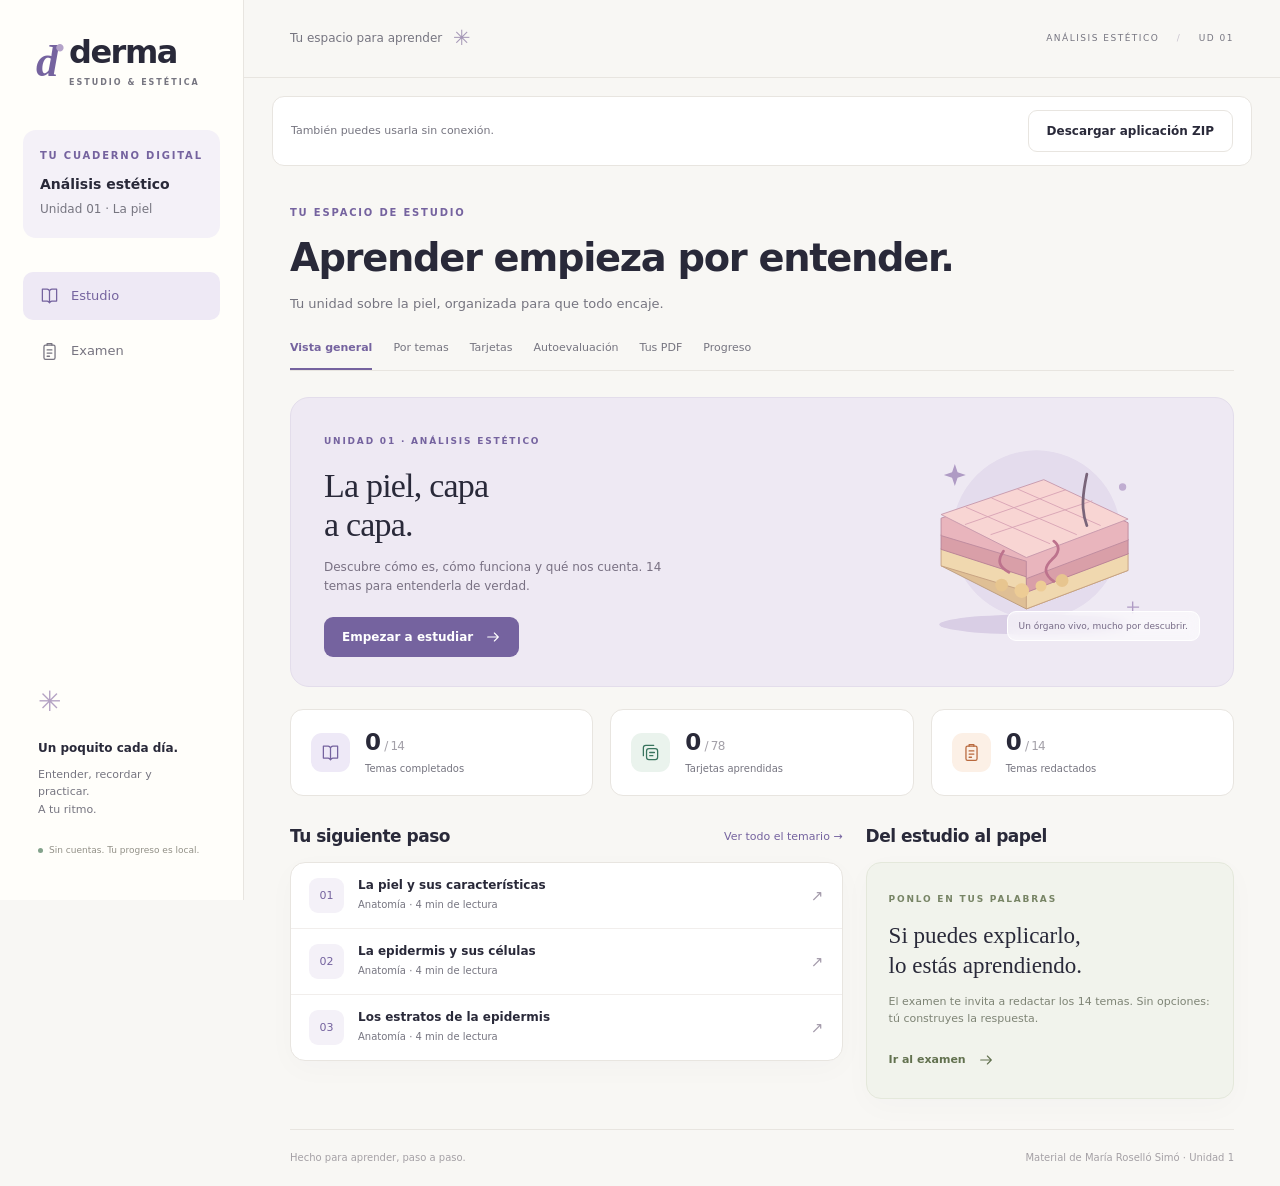
<file: index.html>
<!doctype html>
<html lang="es">
<head>
<meta charset="utf-8"><meta name="viewport" content="width=device-width, initial-scale=1">
<meta name="theme-color" content="#7465a3"><meta name="description" content="Tu espacio interactivo para estudiar la piel: anatomía, fisiología y análisis estético.">
<title>Derma · Tu espacio de estudio</title>
<link rel="stylesheet" href="styles.css">
<script src="content.js" defer></script><script src="app.js" defer></script>
<style>.download-banner{display:flex;justify-content:space-between;align-items:center;gap:15px;margin:18px 28px 0;padding:13px 18px;border:1px solid #e8e5e0;border-radius:12px;background:white;font-size:11px;color:#767580}@media(max-width:540px){.download-banner{margin:15px 20px 0;flex-direction:column;align-items:stretch;text-align:center}.download-banner .btn{font-size:11px}}</style></head>
<body>
<a class="skip" href="#main">Saltar al contenido</a>
<aside class="sidebar" aria-label="Navegación principal">
<a href="#inicio" class="brand"><span class="brand-icon">d<span>•</span></span><span>derma<small>ESTUDIO & ESTÉTICA</small></span></a>
<div class="course-badge"><span class="eyebrow">TU CUADERNO DIGITAL</span><strong>Análisis estético</strong><span>Unidad 01 · La piel</span></div>
<nav id="nav"></nav>
<div class="sidebar-bottom"><div class="tiny-flower">✳</div><strong>Un poquito cada día.</strong><p>Entender, recordar y practicar.<br>A tu ritmo.</p><div class="offline-dot">Sin cuentas. Tu progreso es local.</div></div>
</aside>
<div class="workspace"><header class="topbar"><span>Tu espacio para aprender <span class="top-flower">✳</span></span><span class="top-unit">ANÁLISIS ESTÉTICO <span> / </span> UD 01</span></header><div class="download-banner"><span>También puedes usarla sin conexión.</span><a class="btn secondary" href="downloads/Derma.zip" download>Descargar aplicación ZIP</a></div>
<main id="main" tabindex="-1"></main><footer>Hecho para aprender, paso a paso. <span>Material de María Roselló Simó · Unidad 1</span></footer></div>
<div id="toast" role="status" aria-live="polite"></div>
<dialog id="confirm-dialog"><h2>¿Borrar todo el progreso?</h2><p>Se eliminarán tus temas completados, tarjetas y resultados guardados en este navegador.</p><div class="actions"><button class="btn secondary" id="cancel-reset">Cancelar</button><button class="btn danger" id="confirm-reset">Borrar progreso</button></div></dialog>
</body></html>
</file>
<file: styles.css>
:root{--bg:#f8f7f4;--paper:#fff;--ink:#292939;--muted:#767580;--purple:#75639f;--light:#eee9f7;--line:#e8e5e0;--green:#39745e;--green-bg:#eaf3ed;--orange:#b9693e;--orange-bg:#fcf0e6;--radius:19px;--shadow:0 8px 30px #38314306}*{box-sizing:border-box}body{margin:0;background:var(--bg);font-family:Inter,"Segoe UI",system-ui,sans-serif;color:var(--ink);font-size:15px;line-height:1.6}button,input,select{font:inherit}button,a,input,select{ -webkit-tap-highlight-color:transparent}button,a{touch-action:manipulation}button{cursor:pointer}a{color:inherit;text-decoration:none}button:focus-visible,a:focus-visible,input:focus-visible,select:focus-visible,summary:focus-visible{outline:3px solid #a89aca;outline-offset:4px}button:disabled{cursor:default;opacity:.5}h1,h2,h3,p{margin-top:0}h1,h2,h3{line-height:1.25}h1{font-size:clamp(29px,3vw,39px);font-weight:580;letter-spacing:-1.3px;margin-bottom:12px}h2{font-size:23px;font-weight:600;letter-spacing:-.5px}h3{font-size:17px;font-weight:600}p{color:var(--muted)}.sidebar{width:244px;position:fixed;inset:0 auto 0 0;border-right:1px solid var(--line);background:#fffefa;padding:35px 23px;display:flex;flex-direction:column;z-index:10}.brand{display:flex;gap:12px;align-items:center;margin:0 13px 42px;font-size:32px;letter-spacing:-1.5px;font-weight:600;line-height:1.1}.brand small{display:block;font-size:8px;letter-spacing:2px;color:var(--muted);margin-top:9px;font-weight:600}.brand-icon{font-size:45px;color:var(--purple);font-family:Georgia,serif;font-style:italic;position:relative}.brand-icon span{font-size:27px;position:absolute;right:-6px;top:-3px;color:#b4a3c9}.course-badge{background:#f4f1f8;padding:18px 17px;border-radius:13px;display:flex;flex-direction:column;gap:5px;margin-bottom:26px;font-size:12px;color:var(--muted)}.eyebrow{font-size:10px;letter-spacing:1.8px;font-weight:650;color:var(--purple)}.course-badge strong{color:var(--ink);font-size:14px;margin-top:4px}nav{display:grid;gap:7px}.nav-item{display:flex;align-items:center;gap:12px;padding:11px 17px;border-radius:10px;color:#777480;font-size:13px;font-weight:500}.nav-item svg{width:19px;height:19px}.nav-item.active{color:var(--purple);background:#eee9f5}.nav-item:hover{background:#f4f1f7}.sidebar-bottom{margin-top:auto;padding:24px 15px 0}.tiny-flower{color:#b4a2c3;font-size:28px;margin-bottom:10px}.sidebar-bottom strong{font-size:12px;font-weight:550}.sidebar-bottom p{font-size:11px;margin:7px 0 24px}.offline-dot{font-size:9px;color:#929087}.offline-dot:before{content:"";display:inline-block;width:5px;height:5px;background:#83a28b;border-radius:50%;margin-right:6px}.workspace{margin-left:244px}.topbar{height:78px;border-bottom:1px solid var(--line);display:flex;align-items:center;justify-content:space-between;padding:0 46px;font-size:12px;color:var(--muted)}.top-flower{color:#a597b6;font-size:21px;vertical-align:middle;margin-left:7px}.top-unit{font-size:9px;letter-spacing:1.5px}.top-unit span{margin:0 13px;color:#c9c3cf}main{max-width:1250px;margin:0 auto;padding:39px 46px 30px;min-height:calc(100vh - 140px)}footer{font-size:10px;color:#a4a0a5;border-top:1px solid var(--line);margin:0 46px;padding:20px 0;display:flex;justify-content:space-between;gap:16px}.page-head{margin-bottom:27px}.page-head .eyebrow{display:block;margin-bottom:13px}.page-head p{font-size:13px;margin-bottom:0}.heading-line{display:flex;justify-content:space-between;gap:20px;align-items:center}.date-pill,.pill{border:1px solid var(--line);padding:7px 12px;font-size:10px;border-radius:30px;color:var(--muted);white-space:nowrap}.hero{background:#eee9f3;border:1px solid #e3ddeb;border-radius:var(--radius);padding:29px 33px;position:relative;overflow:hidden;display:grid;grid-template-columns:1.2fr .8fr;gap:24px;min-height:252px}.hero .eyebrow{font-size:9px}.hero h2{font-family:Georgia,serif;font-size:34px;font-weight:400;line-height:1.15;margin:15px 0 13px;letter-spacing:-.8px}.hero p{font-size:12px;max-width:350px;color:#797183;margin-bottom:21px}.hero-art{display:flex;align-items:center;justify-content:center;position:relative;min-width:0}.hero-art svg{width:100%;max-width:280px;height:220px}.art-label{position:absolute;background:#fff9;backdrop-filter:blur(6px);border:1px solid #fff;border-radius:9px;font-size:9px;padding:7px 11px;color:#766a86;right:0;bottom:16px}.btn{border:0;border-radius:9px;background:var(--purple);color:#fff;padding:11px 18px;font-size:12px;font-weight:550;display:inline-flex;align-items:center;justify-content:center;gap:12px;line-height:1.5}.btn:hover{background:#66548e}.btn.secondary{background:#fff;border:1px solid var(--line);color:var(--ink)}.btn.secondary:hover{background:#f4f1f8}.btn.ghost{background:transparent;color:var(--purple);padding:7px 0}.btn.danger{background:#a3444c}.btn svg{width:16px;height:16px}.stats-grid{display:grid;grid-template-columns:repeat(3,1fr);gap:17px;margin:22px 0 30px}.stat{background:var(--paper);border:1px solid var(--line);border-radius:13px;padding:18px 20px;display:flex;gap:15px;align-items:center}.stat-icon{width:39px;height:39px;border-radius:11px;display:grid;place-items:center;background:var(--light);color:var(--purple)}.stat-icon svg{width:19px;height:19px}.stat:nth-child(2) .stat-icon{background:var(--green-bg);color:var(--green)}.stat:nth-child(3) .stat-icon{background:var(--orange-bg);color:var(--orange)}.stat strong{font-size:23px;font-weight:550;letter-spacing:-.8px;line-height:1.3}.stat strong small{font-size:12px;font-weight:400;color:#a3a0a8;margin-left:4px}.stat p{font-size:10px;margin:3px 0 0}.section-heading{display:flex;justify-content:space-between;align-items:center;margin-bottom:15px;gap:15px}.section-heading h2{font-size:17px;margin:0}.section-heading a{font-size:11px;color:var(--purple)}.dashboard-bottom{display:grid;grid-template-columns:1.5fr 1fr;gap:23px}.card{background:#fff;border:1px solid var(--line);border-radius:15px;box-shadow:var(--shadow)}.lesson-row{display:flex;gap:14px;align-items:center;padding:15px 18px;border-bottom:1px solid #f1eeec}.lesson-row:last-child{border-bottom:0}.lesson-num{background:#f4f1f8;width:35px;height:35px;border-radius:9px;display:grid;place-items:center;font-size:11px;color:var(--purple);flex-shrink:0}.lesson-row h3{font-size:12px;margin:0 0 4px}.lesson-row p{font-size:10px;margin:0}.row-arrow{margin-left:auto;color:#a49bab}.mini-bar{height:4px;border-radius:10px;background:#eeeaf1;overflow:hidden}.mini-bar span{display:block;height:100%;background:#a797bf;transition:width .3s}.tip{padding:22px;background:#f1f3ec;border-color:#e4e8db}.tip .eyebrow{color:#778465;font-size:9px}.tip h3{font-family:Georgia,serif;font-size:23px;font-weight:400;line-height:1.3;margin:12px 0}.tip p{font-size:11px;color:#7e8475;margin-bottom:17px}.tip .btn{font-size:11px;color:#62714f}.search-wrap{position:relative;max-width:360px}.search-wrap input{padding:11px 14px 11px 39px;border:1px solid var(--line);border-radius:10px;width:100%;background:#fff;font-size:12px}.search-wrap svg{position:absolute;width:16px;left:14px;top:13px;color:#aaa}.toolbar{display:flex;gap:13px;justify-content:space-between;align-items:center;margin-bottom:22px;flex-wrap:wrap}.filters{display:flex;gap:7px;flex-wrap:wrap}.chip{border:1px solid var(--line);background:#fff;padding:7px 12px;border-radius:30px;color:var(--muted);font-size:11px}.chip.active{background:var(--light);border-color:#dacee8;color:var(--purple)}.topic-grid{display:grid;grid-template-columns:repeat(3,1fr);gap:17px}.topic-card{padding:22px;display:flex;flex-direction:column;transition:transform .15s,border-color .15s}.topic-card:hover{transform:translateY(-3px);border-color:#bdafcf}.topic-card .topic-top{display:flex;justify-content:space-between;margin-bottom:24px}.topic-card .topic-symbol{font-family:Georgia,serif;font-size:25px;color:var(--purple);line-height:1}.topic-card .eyebrow{font-size:8px}.topic-card h3{font-size:16px;margin-bottom:9px}.topic-card p{font-size:11px;flex:1}.topic-card .card-foot{font-size:10px;color:var(--muted);display:flex;justify-content:space-between;margin-top:10px}.checkmark{color:var(--green)}.back-link{font-size:11px;color:var(--purple);display:inline-flex;gap:8px;margin-bottom:22px}.lesson-layout{display:grid;grid-template-columns:minmax(0,1fr) 240px;gap:24px}.lesson-content{padding:29px 32px}.lesson-content h2{font-size:20px;margin-top:28px}.lesson-content h2:first-child{margin-top:0}.lesson-content p,.lesson-content li{font-size:14px;color:#666473}.lesson-content ul,.lesson-content ol{padding-left:21px}.lesson-content li{margin:7px 0}.callout{border-left:3px solid #aa98bd;background:#f7f3fa;padding:16px 20px;border-radius:0 10px 10px 0;margin:23px 0;font-size:13px;color:#71617f}.callout strong{display:block;margin-bottom:5px;color:#51445f}.lesson-side{align-self:start;position:sticky;top:20px}.lesson-side .card{padding:21px;margin-bottom:15px}.lesson-side h3{font-size:13px}.lesson-side p,.lesson-side a{font-size:11px}.lesson-side .btn{width:100%;margin-top:10px}.source-link{display:block;color:var(--purple);margin-top:8px;text-decoration:underline;text-underline-offset:3px}.table-wrap{overflow-x:auto}table{width:100%;border-collapse:collapse;margin:18px 0;font-size:12px}th,td{text-align:left;padding:11px;border-bottom:1px solid var(--line);vertical-align:top}th{color:var(--purple);font-weight:600;background:#f7f4fa}td{color:#6a6573}.layer-diagram{display:grid;grid-template-columns:1fr 1.1fr;gap:17px;margin:20px 0;padding:18px;background:#faf7f5;border-radius:12px}.layer-buttons{display:grid;gap:7px}.layer-btn{border:1px solid #e8d2cb;background:#f4ddd5;border-radius:8px;padding:13px;color:#805a54;text-align:left;font-size:12px}.layer-btn:nth-child(2){background:#eac2ba;padding-block:22px}.layer-btn:nth-child(3){background:#f2dfb8;border-color:#e5d2ab;padding-block:22px}.layer-btn.active{outline:2px solid var(--purple);outline-offset:2px}.layer-info{font-size:12px;align-self:center}.layer-info h3{font-size:15px}.layer-info p{font-size:12px;margin:0}.sequence{display:flex;flex-wrap:wrap;gap:7px;margin:18px 0}.sequence span{background:#f2edf7;padding:8px 12px;font-size:11px;border-radius:7px;color:var(--purple)}.sequence span:not(:last-child):after{content:' →';color:#ac9aba}.empty{padding:45px;text-align:center;color:var(--muted)}.study-wrap{max-width:760px;margin:0 auto}.study-meta{display:flex;justify-content:space-between;font-size:11px;color:var(--muted);margin:20px 0 10px}.flashcard{width:100%;min-height:310px;padding:35px;display:flex;flex-direction:column;align-items:center;justify-content:center;gap:20px;text-align:center;border:1px solid #e0d8e9;background:#fff;box-shadow:0 10px 35px #63517909;border-radius:20px;color:var(--ink)}.flashcard .eyebrow{font-size:9px}.flashcard .flash-text{font-family:Georgia,serif;font-size:28px;line-height:1.45;max-width:600px}.flashcard .flash-hint{font-size:11px;color:#a49aaa}.flashcard.flipped{background:#f0ecf7}.flash-actions{display:flex;justify-content:center;gap:12px;margin-top:22px;flex-wrap:wrap}.keyboard-hint{text-align:center;color:#aaa0ae;font-size:10px;margin-top:20px}.select{border:1px solid var(--line);background:#fff;border-radius:9px;padding:9px 12px;font-size:12px;color:var(--ink);max-width:100%}.quiz-setup{padding:30px}.mode-grid{display:grid;grid-template-columns:repeat(3,1fr);gap:14px;margin:22px 0}.mode-card{background:#fff;border:1px solid var(--line);border-radius:13px;padding:22px;text-align:left;color:var(--ink)}.mode-card.active{border-color:var(--purple);background:#f4f0fa;box-shadow:0 0 0 1px var(--purple)}.mode-card strong{display:block;font-size:14px;margin-bottom:8px}.mode-card span{font-size:11px;color:var(--muted)}.form-row{display:flex;gap:15px;flex-wrap:wrap;align-items:end;margin:25px 0}.form-row label{display:grid;gap:7px;font-size:11px;color:var(--muted);flex:1}.quiz-card{padding:30px}.quiz-card h2{font-size:23px;line-height:1.5;margin-top:17px}.options{display:grid;gap:10px;margin:22px 0}.option{display:flex;align-items:center;gap:14px;text-align:left;padding:15px;border:1px solid var(--line);border-radius:11px;background:#fff;font-size:13px;color:var(--ink)}.option:hover:not(:disabled){background:#f5f1f9;border-color:#c4b4d6}.option .letter{width:27px;height:27px;border:1px solid var(--line);border-radius:7px;display:grid;place-items:center;font-size:10px;flex-shrink:0}.option.correct{background:var(--green-bg);border-color:#8db29b;opacity:1}.option.wrong{background:#fbecef;border-color:#d0a1a8;opacity:1}.option:disabled{opacity:.65}.feedback{padding:18px 21px;border-radius:10px;margin-bottom:20px;background:var(--green-bg);color:var(--green);font-size:12px}.feedback.wrong{background:#fcf0ec;color:#955544}.feedback strong{display:block;margin-bottom:5px}.feedback p{color:inherit;margin:0}.feedback a{font-size:11px;text-decoration:underline;display:inline-block;margin-top:9px}.result{text-align:center;padding:38px}.result-score{width:115px;height:115px;margin:20px auto;background:var(--light);color:var(--purple);border-radius:50%;display:grid;place-items:center;font-size:35px;font-family:Georgia,serif}.actions{display:flex;gap:12px;align-items:center;flex-wrap:wrap}.result .actions{justify-content:center}.review-item{padding:17px 0;border-bottom:1px solid var(--line);text-align:left}.review-item h3{font-size:13px;margin-bottom:7px}.review-item p{font-size:12px;margin-bottom:5px}.progress-grid{display:grid;grid-template-columns:1fr 1fr;gap:20px}.progress-card{padding:25px}.progress-card h2{font-size:17px}.progress-row{margin:18px 0}.progress-row .label{display:flex;justify-content:space-between;font-size:11px;margin-bottom:8px}.history-row{display:flex;justify-content:space-between;gap:10px;font-size:11px;padding:12px 0;border-bottom:1px solid var(--line)}.library-cards{display:grid;grid-template-columns:1fr 1fr;gap:20px;margin:25px 0}.document-card{padding:25px}.document-card .doc-cover{height:115px;background:#efeaf5;border-radius:10px;display:grid;place-items:center;margin-bottom:22px;color:var(--purple)}.document-card:nth-child(2) .doc-cover{background:#eef1e6;color:#7e8966}.doc-cover svg{height:45px;width:45px}.document-card h2{font-size:18px}.document-card p{font-size:12px}.document-card .actions{gap:8px}.document-card .btn{font-size:11px}.search-result{padding:20px;margin:12px 0}.search-result h3{font-size:14px}.search-result p{font-size:12px;white-space:pre-line;max-height:180px;overflow:auto}.text-note{font-size:11px;color:var(--muted)}.match-game{padding:24px;margin-top:22px}.match-game h2{font-size:18px}.match-grid{display:grid;grid-template-columns:1fr 1fr;gap:12px}.match-column{display:grid;gap:8px}.match-item{border:1px solid var(--line);border-radius:9px;background:#fff;padding:12px;font-size:12px;min-height:65px;color:var(--ink)}.match-item.selected{border-color:var(--purple);background:var(--light)}.match-item.matched{background:var(--green-bg);border-color:#9cbfa9;color:var(--green);opacity:1}.match-item.mismatch{background:#fbecef;border-color:#d0a1a8}#toast{position:fixed;bottom:22px;left:calc(50% + 122px);transform:translateX(-50%);background:#34313f;color:white;padding:12px 22px;border-radius:12px;font-size:12px;box-shadow:0 6px 25px #0002;z-index:30;pointer-events:none;opacity:0;transition:opacity .2s;max-width:90vw}#toast.visible{opacity:1}dialog{border:1px solid var(--line);border-radius:18px;padding:30px;max-width:450px;background:#fff;color:var(--ink)}dialog::backdrop{background:#30263966}dialog h2{font-size:21px}dialog p{font-size:13px}.skip{position:fixed;top:-100px;left:20px;z-index:50;background:#fff;padding:12px}.skip:focus{top:12px}.storage-alert{background:#fff0df;color:#8d5c2a;font-size:12px;border-radius:10px;padding:12px;margin-bottom:20px}.quiz-warning{margin-top:15px;color:#a65945;font-size:12px}.sr-only{position:absolute;width:1px;height:1px;overflow:hidden;clip:rect(0,0,0,0)}
@media(min-width:1450px){main{padding-top:48px}.hero{min-height:280px}.hero h2{font-size:40px}}@media(max-width:1150px){.sidebar{width:210px;padding-inline:16px}.workspace{margin-left:210px}.topbar{padding-inline:28px}main{padding:30px 28px}.topic-grid{grid-template-columns:repeat(2,1fr)}.dashboard-bottom{grid-template-columns:1.3fr 1fr}.hero{padding:25px}.hero h2{font-size:31px}.lesson-layout{grid-template-columns:minmax(0,1fr) 200px}.lesson-content{padding:23px}.stat{padding:16px 13px;gap:10px}#toast{left:calc(50% + 105px)}}@media(max-width:800px){.sidebar{width:77px;padding:24px 10px}.brand{margin:0 auto 30px;font-size:0;gap:0}.brand>span:last-child,.brand small,.course-badge,.sidebar-bottom,.nav-item span{display:none}.brand-icon{font-size:44px}.brand-icon span{font-size:27px}.nav-item{justify-content:center;padding:14px 10px}.workspace{margin-left:77px}.hero{grid-template-columns:1.2fr .8fr}.hero-art svg{height:180px}.hero-art .art-label{display:none}.hero h2{font-size:28px}.top-unit{display:none}.dashboard-bottom{grid-template-columns:1fr}.stats-grid{gap:10px}.stat{display:block}.stat-icon{margin-bottom:10px;width:32px;height:32px}.lesson-layout{grid-template-columns:1fr}.lesson-side{position:static;display:grid;grid-template-columns:1fr 1fr;gap:12px}.progress-grid{grid-template-columns:1fr}.mode-grid{gap:9px}.mode-card{padding:15px}.library-cards{grid-template-columns:1fr}#toast{left:calc(50% + 38px)}footer{margin-inline:28px}footer span{display:none}}@media(max-width:540px){.sidebar{width:auto;inset:auto 0 0;height:65px;flex-direction:row;background:#fffefa;border:0;border-top:1px solid var(--line);padding:5px 8px}.brand{display:none}nav{display:flex;width:100%;justify-content:space-around;gap:0}.nav-item{padding:7px 8px;display:flex;flex-direction:column;gap:2px;border-radius:8px;font-size:8px}.nav-item span{display:block}.nav-item svg{width:18px;height:18px}.workspace{margin-left:0;padding-bottom:65px}.topbar{height:55px;padding:0 21px;font-size:11px}.topbar:before{content:'derma';font-family:Georgia,serif;font-size:23px;color:var(--purple);margin-right:auto}.topbar>span:first-child{font-size:0}.top-flower{font-size:19px!important}main{padding:25px 20px}.heading-line{align-items:start}.date-pill{display:none}.hero{grid-template-columns:1fr;padding:25px;min-height:260px}.hero h2{font-size:34px;max-width:230px}.hero-art{display:none}.hero p{max-width:260px}.stats-grid{gap:8px;margin:16px 0 25px}.stat{padding:13px 10px;border-radius:12px}.stat strong{font-size:23px}.stat strong small{font-size:10px}.stat p{font-size:9px}.stat-icon{width:29px;height:29px}.stat-icon svg{width:15px;height:15px}.topic-grid{grid-template-columns:1fr}.topic-card{padding:20px}.topic-card .topic-top{margin-bottom:15px}.page-head p{font-size:12px}.toolbar{gap:14px}.search-wrap{width:100%;max-width:none}.lesson-content{padding:21px}.lesson-content p,.lesson-content li{font-size:13px}.lesson-side{grid-template-columns:1fr}.layer-diagram{grid-template-columns:1fr}.flashcard{padding:25px;min-height:320px}.flashcard .flash-text{font-size:25px}.quiz-setup,.quiz-card{padding:20px}.mode-grid{grid-template-columns:1fr}.mode-card{padding:15px}.mode-card strong{margin-bottom:4px}.quiz-card h2{font-size:20px}.option{padding:12px;font-size:12px}.keyboard-hint{display:none}.form-row{display:grid}.form-row label{min-width:0}.form-row select{width:100%}.match-item{font-size:11px;padding:9px}.match-grid{gap:8px}.heading-line h1{font-size:30px}.lesson-content table{font-size:11px}footer{margin:0 20px;font-size:9px}#toast{left:50%;bottom:80px}.result{padding:25px}.document-card .actions{flex-wrap:wrap}}@media(prefers-reduced-motion:reduce){*{transition:none!important;scroll-behavior:auto!important}}@media print{.sidebar,.topbar,footer,.lesson-side,.back-link,.btn{display:none}.workspace{margin:0}.lesson-layout{display:block}main{padding:0}.card{border:0;box-shadow:none}}
/* Dos apartados principales: estudio y examen de desarrollo. */
.study-tabs{display:flex;gap:21px;border-bottom:1px solid var(--line);margin:-3px 0 26px;overflow-x:auto;white-space:nowrap;padding-bottom:0}.study-tabs a{font-size:11px;color:var(--muted);padding:0 0 12px;border-bottom:2px solid transparent}.study-tabs a.active{color:var(--purple);border-color:var(--purple);font-weight:600}.study-tabs a:hover{color:var(--purple)}.slide-preview img{width:100%;border-radius:7px;border:1px solid var(--line)}.slide-viewer{padding:25px}.slide-viewer>img{width:100%;height:auto;border:1px solid var(--line);border-radius:8px;display:block}.slide-controls{display:flex;justify-content:space-between;align-items:center;gap:12px;margin:18px 0}.slide-viewer>p{margin:0}.exam-summary{background:var(--light);border:1px solid #e0d7eb;border-radius:14px;padding:19px 24px;display:flex;justify-content:space-between;align-items:center;margin-bottom:25px;gap:20px}.exam-summary p{font-size:11px;margin:7px 0 0;color:#7d718b}.exam-summary>div:last-child{display:grid;text-align:right;white-space:nowrap}.exam-summary strong{font-size:25px;font-weight:550;color:var(--purple)}.exam-summary>div:last-child span{font-size:10px;color:#8a7b97}.exam-layout{display:grid;grid-template-columns:230px minmax(0,1fr);gap:22px}.exam-index{padding:17px 10px;align-self:start;position:sticky;top:20px}.exam-index h2{font-size:14px;padding:3px 11px;margin-bottom:15px}.exam-index-item{width:100%;border:0;background:transparent;text-align:left;display:flex;align-items:center;gap:9px;padding:10px 9px;border-radius:8px;color:#8a8291;font-size:10px;line-height:1.4;margin:2px 0}.exam-index-item:hover{background:#f8f5fa}.exam-index-item.active{color:var(--purple);background:var(--light)}.index-dot{display:grid;place-items:center;flex-shrink:0;width:23px;height:23px;border-radius:50%;border:1px solid #ded8e6;color:#aa9cba;font-size:8px}.index-dot.answered{background:#e5f0e8;color:var(--green);border-color:#d4e5d9}.exam-index>.btn{font-size:10px;width:calc(100% - 18px);margin:18px 9px 0}.essay-card{padding:28px}.essay-card h2{font-size:24px;line-height:1.3}.essay-prompt{font-size:13px;line-height:1.8;color:#6d6578;border-bottom:1px solid var(--line);padding-bottom:20px;margin-bottom:20px}.essay-card textarea{display:block;width:100%;min-height:330px;resize:vertical;margin-top:9px;background:#fdfcfb;border:1px solid #e2dce7;border-radius:11px;padding:20px;font:14px/1.85 Inter,'Segoe UI',system-ui,sans-serif;color:var(--ink)}.essay-card textarea::placeholder{color:#ada5b4;font-size:13px}.writing-meta{display:flex;justify-content:space-between;font-size:10px;color:#a095ab;margin:10px 0 24px;gap:15px}.writing-meta span:last-child{color:#7a997f}.essay-navigation{display:flex;justify-content:space-between;gap:12px}.exam-help{display:flex;gap:12px;padding:20px 10px;align-items:center}.exam-help>span{font-size:29px;color:#b5a6c2}.exam-help p{font-size:11px;color:#a295ac;margin:0}.submit-card{padding:23px}.submit-card h3{font-size:14px}.submit-card p{font-size:11px}.submit-card .quiz-warning{color:#a35b47;margin-bottom:0}.review-summary{padding:28px;display:flex;align-items:center;gap:30px;justify-content:space-between}.review-summary h2{margin:12px 0;font-size:24px}.review-summary p{font-size:12px;max-width:590px;margin:0}.self-score{text-align:center;min-width:145px;display:grid;gap:7px}.self-score strong{font-size:30px;color:var(--purple);font-weight:500}.self-score span{font-size:9px;color:var(--muted)}.chatgpt-card{padding:26px;margin-top:20px;display:flex;gap:20px;background:#f3f1f7;border-color:#e4deec}.chatgpt-card>.stat-icon{flex-shrink:0;background:#e7dfef}.chatgpt-card h2{font-size:19px}.chatgpt-card p{font-size:12px;max-width:720px}.chatgpt-card .text-note{font-size:10px;margin:13px 0 0}.chatgpt-card .btn{font-size:11px}.essay-review{margin-bottom:12px}.essay-review summary{cursor:pointer;padding:18px 22px;display:flex;align-items:center;gap:14px;font-size:13px;font-weight:550}.essay-review summary:after{content:'+';font-size:21px;color:#aa9ab7;margin-left:10px;font-weight:300}.essay-review[open] summary:after{content:'−'}.review-word-count{margin-left:auto;white-space:nowrap;font-size:10px;color:var(--muted);font-weight:400}.review-body{padding:5px 25px 26px}.review-body h3{font-size:13px;margin-top:25px}.review-body p{font-size:12px}.written-answer{white-space:pre-wrap;overflow-wrap:anywhere;background:#f8f7f4;padding:20px;border-radius:10px;font-size:13px;line-height:1.9;color:#655c71}.rubric{display:grid;gap:12px}.rubric label{display:flex;align-items:start;gap:10px;font-size:12px;color:#71677c;cursor:pointer}.rubric input{accent-color:var(--purple);width:16px;height:16px;margin-top:3px;flex-shrink:0}.review-body>.source-link{font-size:11px}.review-body>.source-link:first-of-type{margin-top:22px}#clipboard-fallback{padding:25px;background:#fff;border:1px solid var(--line);border-radius:14px;margin-top:20px}#clipboard-fallback textarea{width:100%;min-height:230px;font:12px/1.6 monospace;border:1px solid var(--line);padding:15px;border-radius:10px}.sidebar nav{margin-top:8px}.sidebar .nav-item{padding-block:14px}.sidebar-bottom{padding-bottom:8px}
@media(max-width:1150px){.exam-layout{grid-template-columns:190px minmax(0,1fr)}.essay-card{padding:23px}.study-tabs{gap:17px}.exam-index-item{font-size:9px}.essay-card h2{font-size:21px}}@media(max-width:800px){.exam-layout{grid-template-columns:1fr}.exam-index{position:static;padding:16px}.exam-index h2{margin-bottom:9px;padding:0}#exam-index-items{display:flex;gap:6px;overflow-x:auto}.exam-index-item{width:auto;flex-shrink:0;padding:6px}.exam-index-item>span:last-child{display:none}.exam-index>.btn{width:auto;margin:12px 0 0}.exam-index .index-dot{width:27px;height:27px}.review-summary{flex-direction:column;align-items:start;gap:15px}.self-score{display:flex;align-items:center;gap:15px}.chatgpt-card{padding:22px;gap:15px}.study-tabs{gap:20px}.essay-review summary{padding:14px 18px;font-size:12px}}@media(max-width:540px){.sidebar{justify-content:center}.sidebar nav{margin-top:0;width:100%;max-width:300px}.sidebar .nav-item{padding:6px 30px;flex-direction:row;gap:8px;font-size:12px}.sidebar .nav-item svg{width:20px;height:20px}.sidebar{height:61px}.study-tabs{gap:20px;margin-bottom:22px}.exam-summary{padding:16px;gap:13px}.exam-summary .eyebrow{font-size:8px}.exam-summary p{font-size:10px}.exam-summary strong{font-size:22px}.exam-summary>div:last-child span{font-size:8px}.essay-card{padding:20px}.essay-card h2{font-size:22px}.essay-card textarea{min-height:350px;padding:15px;font-size:14px}.essay-prompt{font-size:12px}.writing-meta{font-size:9px}.essay-navigation .btn{font-size:10px;padding:10px 13px}.chatgpt-card{display:block}.chatgpt-card>.stat-icon{margin-bottom:15px}.chatgpt-card .btn{width:100%}.slide-viewer{padding:15px}.slide-controls{gap:7px;flex-wrap:wrap}.slide-controls .btn{font-size:10px;padding:9px}.slide-controls label{font-size:9px}.slide-controls .select{padding:6px}.review-word-count{display:none}.essay-review summary .lesson-num{width:27px;height:27px;font-size:9px}.review-summary h2{font-size:23px}.review-body{padding:0 20px 22px}.section-heading h2{font-size:16px}.section-heading .btn{font-size:10px;max-width:135px;text-align:right}.self-score{gap:12px}.self-score span{text-align:left}.review-summary{padding:23px}}
main:focus{outline:none}.exam-layout>*{min-width:0}.exam-index{max-width:100%}.exam-writing{min-width:0}.study-wrap{min-width:0}.lesson-layout>*{min-width:0}.card{overflow-wrap:break-word}
</file>
